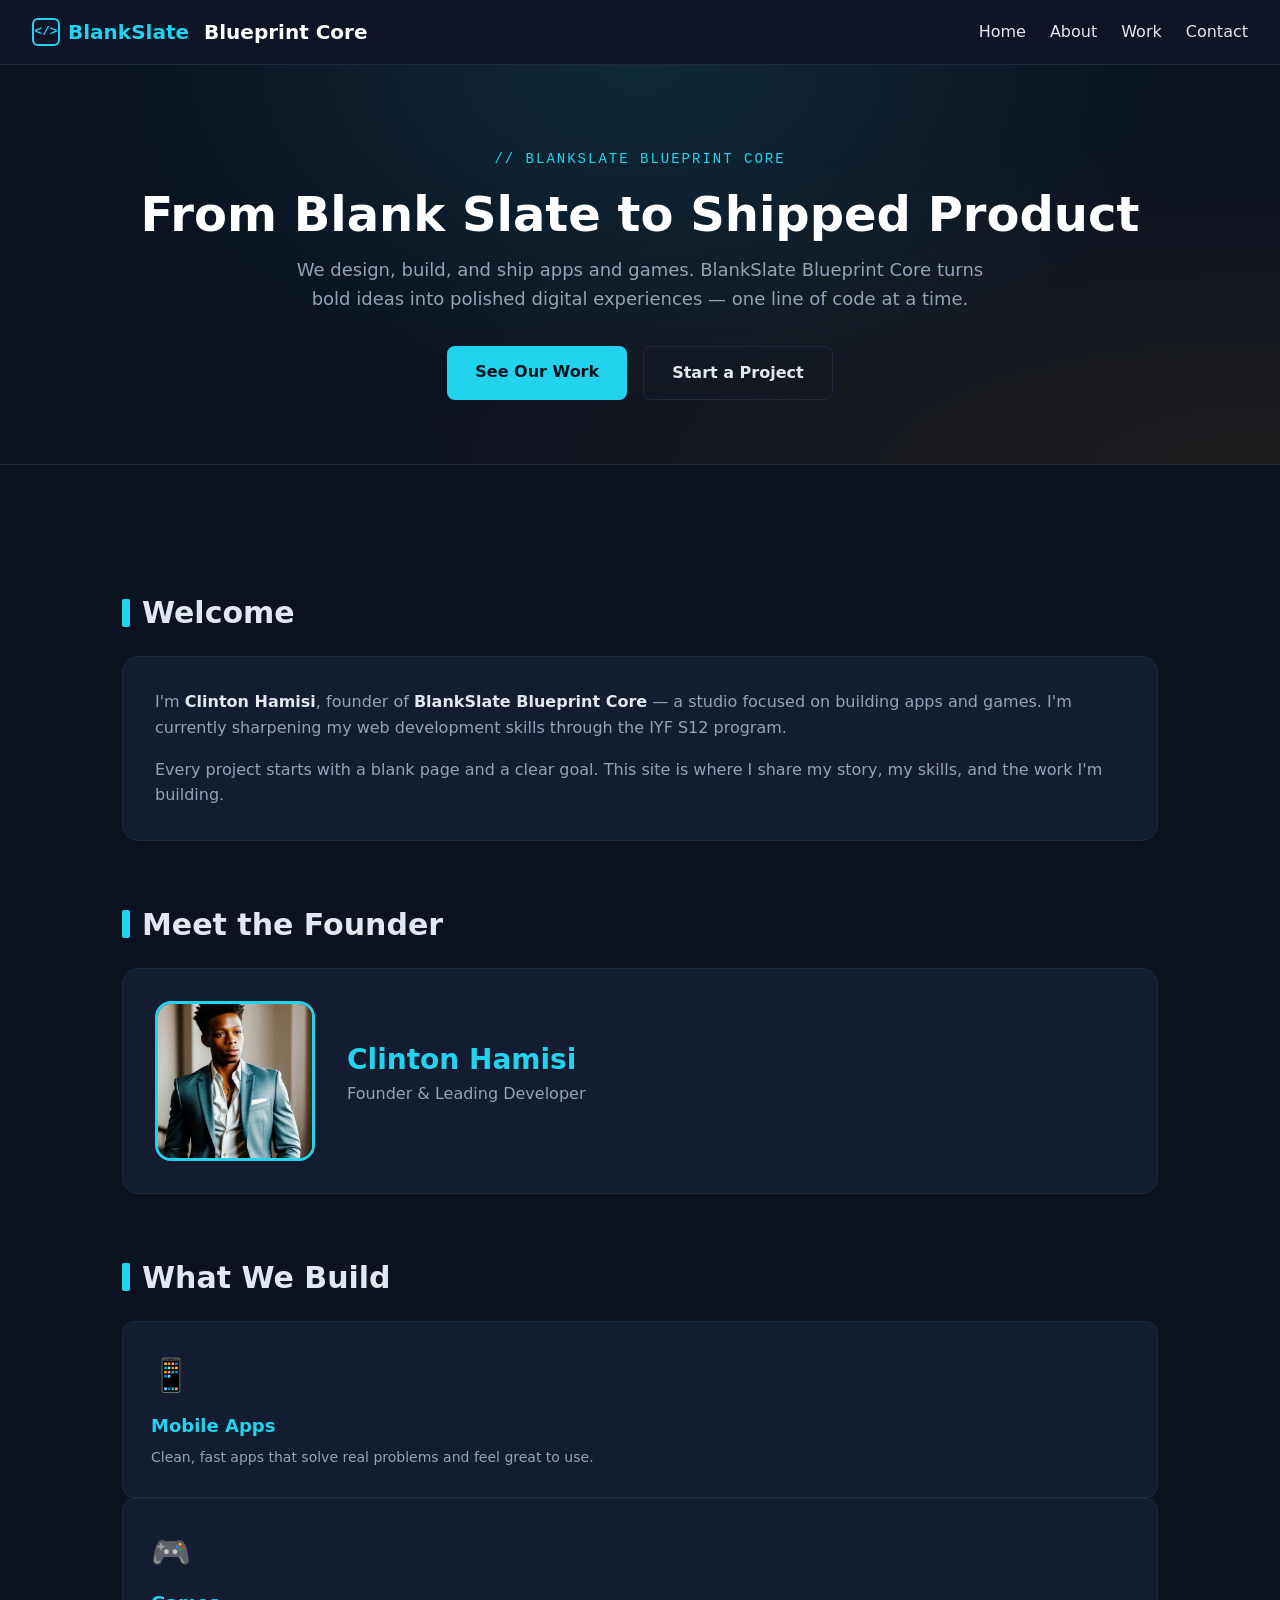
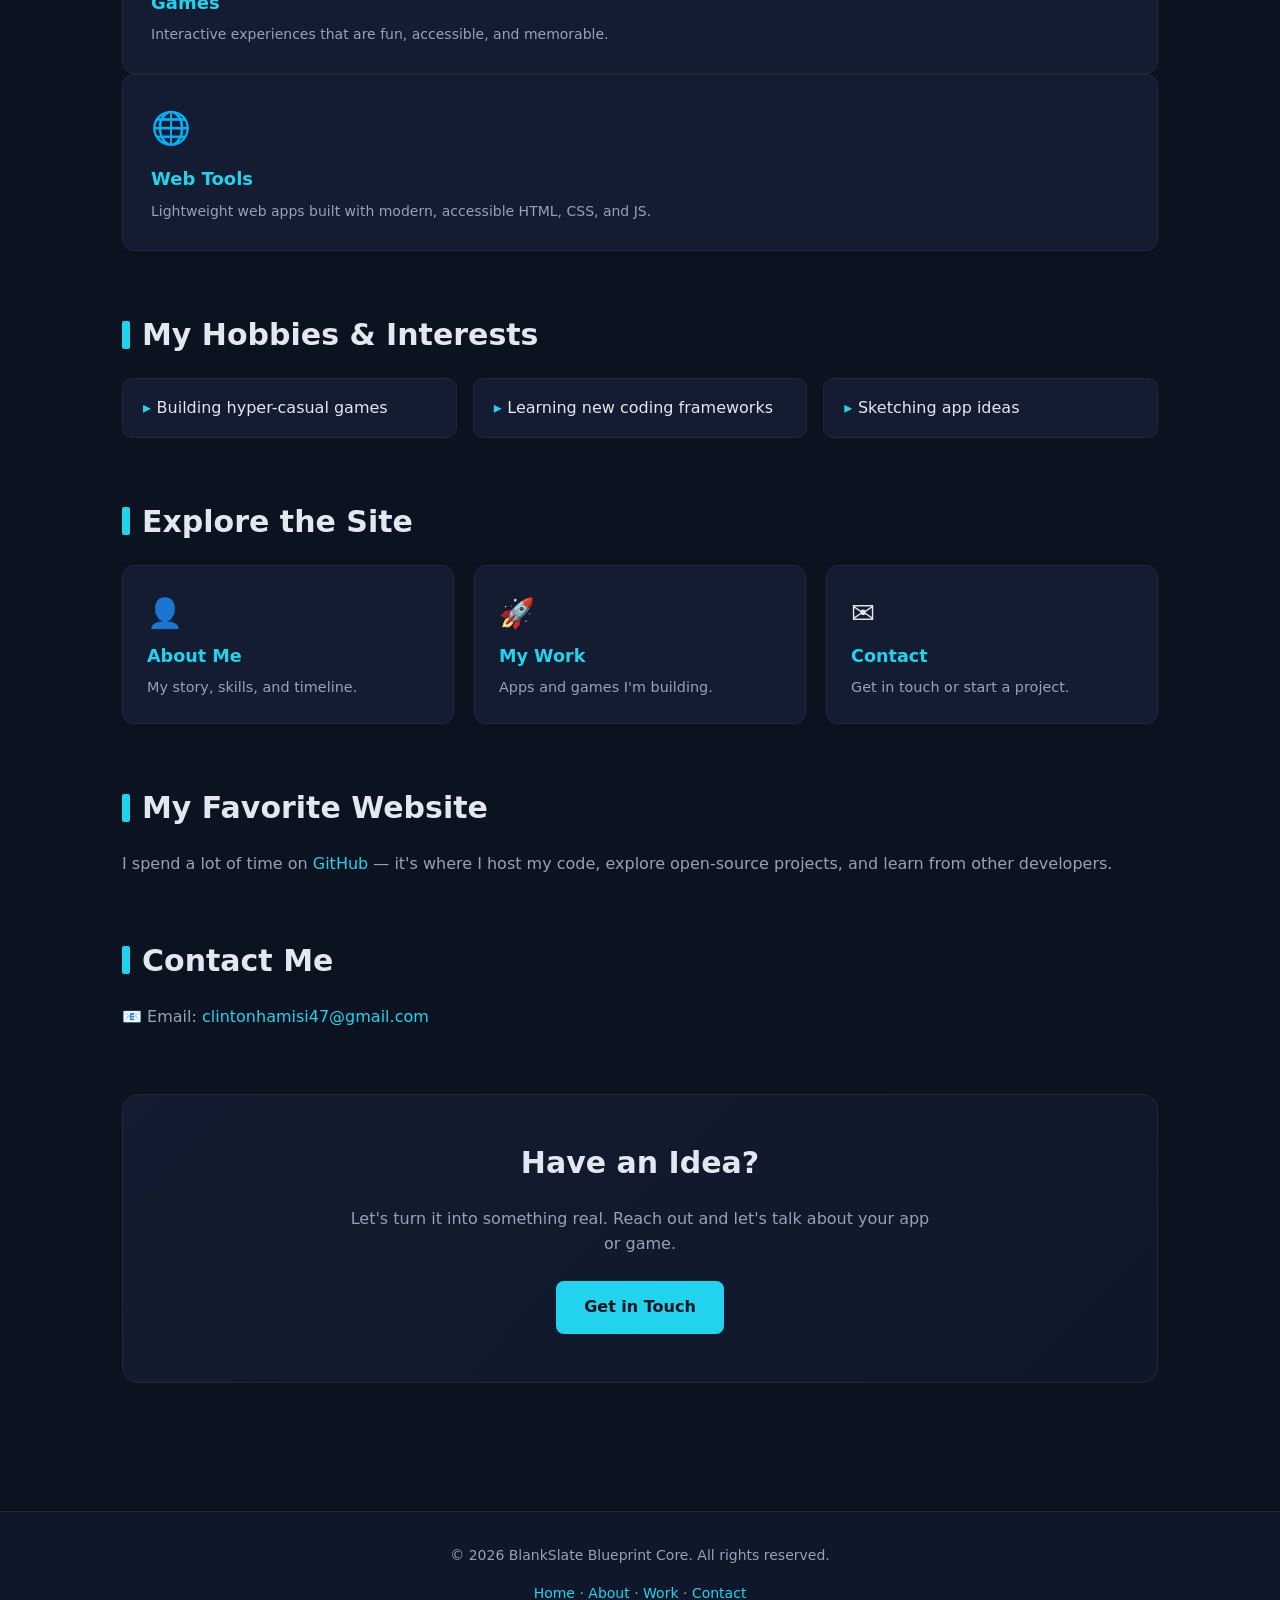
<file: index.html>
<!DOCTYPE html>
<html lang="en">
<head>
    <meta charset="UTF-8">
    <meta name="viewport" content="width=device-width, initial-scale=1.0">
    <title>Clinton Hamisi — BlankSlate Blueprint Core</title>
    <meta name="description" content="BlankSlate Blueprint Core — app and game development studio founded by Clinton Hamisi. From blank slate to shipped product.">
    <link rel="stylesheet" href="style.css">
</head>
<body>

    <header class="site-header">
        <div class="brand">
        <input type="checkbox" id="nav-toggle" class="nav-toggle" aria-label="Toggle navigation">
<label for="nav-toggle" class="nav-toggle-label" aria-label="Menu">
    <span>☰</span>
</label>
            <span class="logo-mark">&lt;/&gt;</span>
            <span>BlankSlate</span>&nbsp;Blueprint Core
        </div>
        <nav class="main-nav" aria-label="Main navigation">
            <ul>
                <li><a href="index.html">Home</a></li>
                <li><a href="about.html">About</a></li>
                <li><a href="projects.html">Work</a></li>
                <li><a href="contact.html">Contact</a></li>
            </ul>
        </nav>
    </header>

    <section class="hero">
        <span class="eyebrow">// BlankSlate Blueprint Core</span>
        <h1>From Blank Slate to Shipped Product</h1>
        <p>
            We design, build, and ship apps and games. BlankSlate Blueprint Core
            turns bold ideas into polished digital experiences — one line of
            code at a time.
        </p>
        <div class="buttons">
            <a href="projects.html" class="btn btn-primary">See Our Work</a>
            <a href="contact.html" class="btn btn-secondary">Start a Project</a>
        </div>
    </section>

    <main> 
        <section>
            <h2>Welcome</h2>
            <div style="background: var(--card); border: 1px solid var(--border); border-radius: 16px; padding: 2rem;">
                <p style="color: var(--muted); margin: 0 0 1rem;">
                    I'm <strong style="color: var(--text);">Clinton Hamisi</strong>,
                    founder of <strong style="color: var(--text);">BlankSlate Blueprint Core</strong>
                    — a studio focused on building apps and games. I'm currently
                    sharpening my web development skills through the IYF S12 program.
                </p>
                <p style="color: var(--muted); margin: 0;">
                    Every project starts with a blank page and a clear goal. This
                    site is where I share my story, my skills, and the work I'm
                    building.
                </p>
            </div>
        </section>

        <section>
            <h2>Meet the Founder</h2>
            <div class="profile">
                <img
                    src="Images/profile.jpg"
                    alt="Clinton Hamisi — founder of BlankSlate Blueprint Core"
                    width="300"
                    height="300"
                >
                <div class="profile-text">
                    <h1 style="font-size: 1.75rem; margin: 0 0 0.25rem; color: var(--accent);">Clinton Hamisi</h1>
                    <p style="color: var(--muted); margin: 0 0 0.75rem;">Founder &amp; Leading Developer</p>

                </div>
            </div>
        </section>

        <section>
            <h2>What We Build</h2>
            <div class="grid-3">
                <div class="card">
                    <span class="icon">📱</span>
                    <h3>Mobile Apps</h3>
                    <p>Clean, fast apps that solve real problems and feel great to use.</p>
                </div>
                <div class="card">
                    <span class="icon">🎮</span>
                    <h3>Games</h3>
                    <p>Interactive experiences that are fun, accessible, and memorable.</p>
                </div>
                <div class="card">
                    <span class="icon">🌐</span>
                    <h3>Web Tools</h3>
                    <p>Lightweight web apps built with modern, accessible HTML, CSS, and JS.</p>
                </div>
            </div>
        </section>

        <section>
            <h2>My Hobbies &amp; Interests</h2>
            <ul class="interests-list">
                <li>Building hyper-casual games</li>
                <li>Learning new coding frameworks</li>
                <li>Sketching app ideas</li>
            </ul>
        </section>

        <section>
            <h2>Explore the Site</h2>
            <div style="display: grid; grid-template-columns: repeat(auto-fit, minmax(220px, 1fr)); gap: 1.25rem;">
                <a href="about.html" style="background: var(--card); border: 1px solid var(--border); border-radius: 12px; padding: 1.5rem; text-decoration: none; color: var(--text); display: block; transition: transform 0.2s, border-color 0.2s;">
                    <span style="font-size: 1.8rem; display: block; margin-bottom: 0.5rem;">👤</span>
                    <h3 style="color: var(--accent); margin: 0 0 0.5rem; font-size: 1.1rem;">About Me</h3>
                    <p style="color: var(--muted); margin: 0; font-size: 0.9rem;">My story, skills, and timeline.</p>
                </a>
                <a href="projects.html" style="background: var(--card); border: 1px solid var(--border); border-radius: 12px; padding: 1.5rem; text-decoration: none; color: var(--text); display: block; transition: transform 0.2s, border-color 0.2s;">
                    <span style="font-size: 1.8rem; display: block; margin-bottom: 0.5rem;">🚀</span>
                    <h3 style="color: var(--accent); margin: 0 0 0.5rem; font-size: 1.1rem;">My Work</h3>
                    <p style="color: var(--muted); margin: 0; font-size: 0.9rem;">Apps and games I'm building.</p>
                </a>
                <a href="contact.html" style="background: var(--card); border: 1px solid var(--border); border-radius: 12px; padding: 1.5rem; text-decoration: none; color: var(--text); display: block; transition: transform 0.2s, border-color 0.2s;">
                    <span style="font-size: 1.8rem; display: block; margin-bottom: 0.5rem;">✉️</span>
                    <h3 style="color: var(--accent); margin: 0 0 0.5rem; font-size: 1.1rem;">Contact</h3>
                    <p style="color: var(--muted); margin: 0; font-size: 0.9rem;">Get in touch or start a project.</p>
                </a>
            </div>
        </section>
        
        <section>
            <h2>My Favorite Website</h2>
            <p style="color: var(--muted);">
                I spend a lot of time on
                <a href="https://github.com" target="_blank" rel="noopener" class="favorite-link">
                    GitHub
                </a>
                — it's where I host my code, explore open-source projects, and
                learn from other developers.
            </p>
        </section>

        <section>
            <h2>Contact Me</h2>
            <p style="color: var(--muted);">
                📧 Email:
                <a href="mailto:clintonhamisi47@gmail.com" class="email-link">
                    clintonhamisi47@gmail.com
                </a>
            </p>
        </section>

        <section class="cta">
            <h2>Have an Idea?</h2>
            <p>Let's turn it into something real. Reach out and let's talk about your app or game.</p>
            <a class="button" href="contact.html">Get in Touch</a>
        </section>

    </main>

    <footer class="site-footer">
        <p>&copy; 2026 BlankSlate Blueprint Core. All rights reserved.</p>
        <p>
            <a href="index.html">Home</a> ·
            <a href="about.html">About</a> ·
            <a href="projects.html">Work</a> ·
            <a href="contact.html">Contact</a>
        </p>
    </footer>

</body>
</html>
</file>
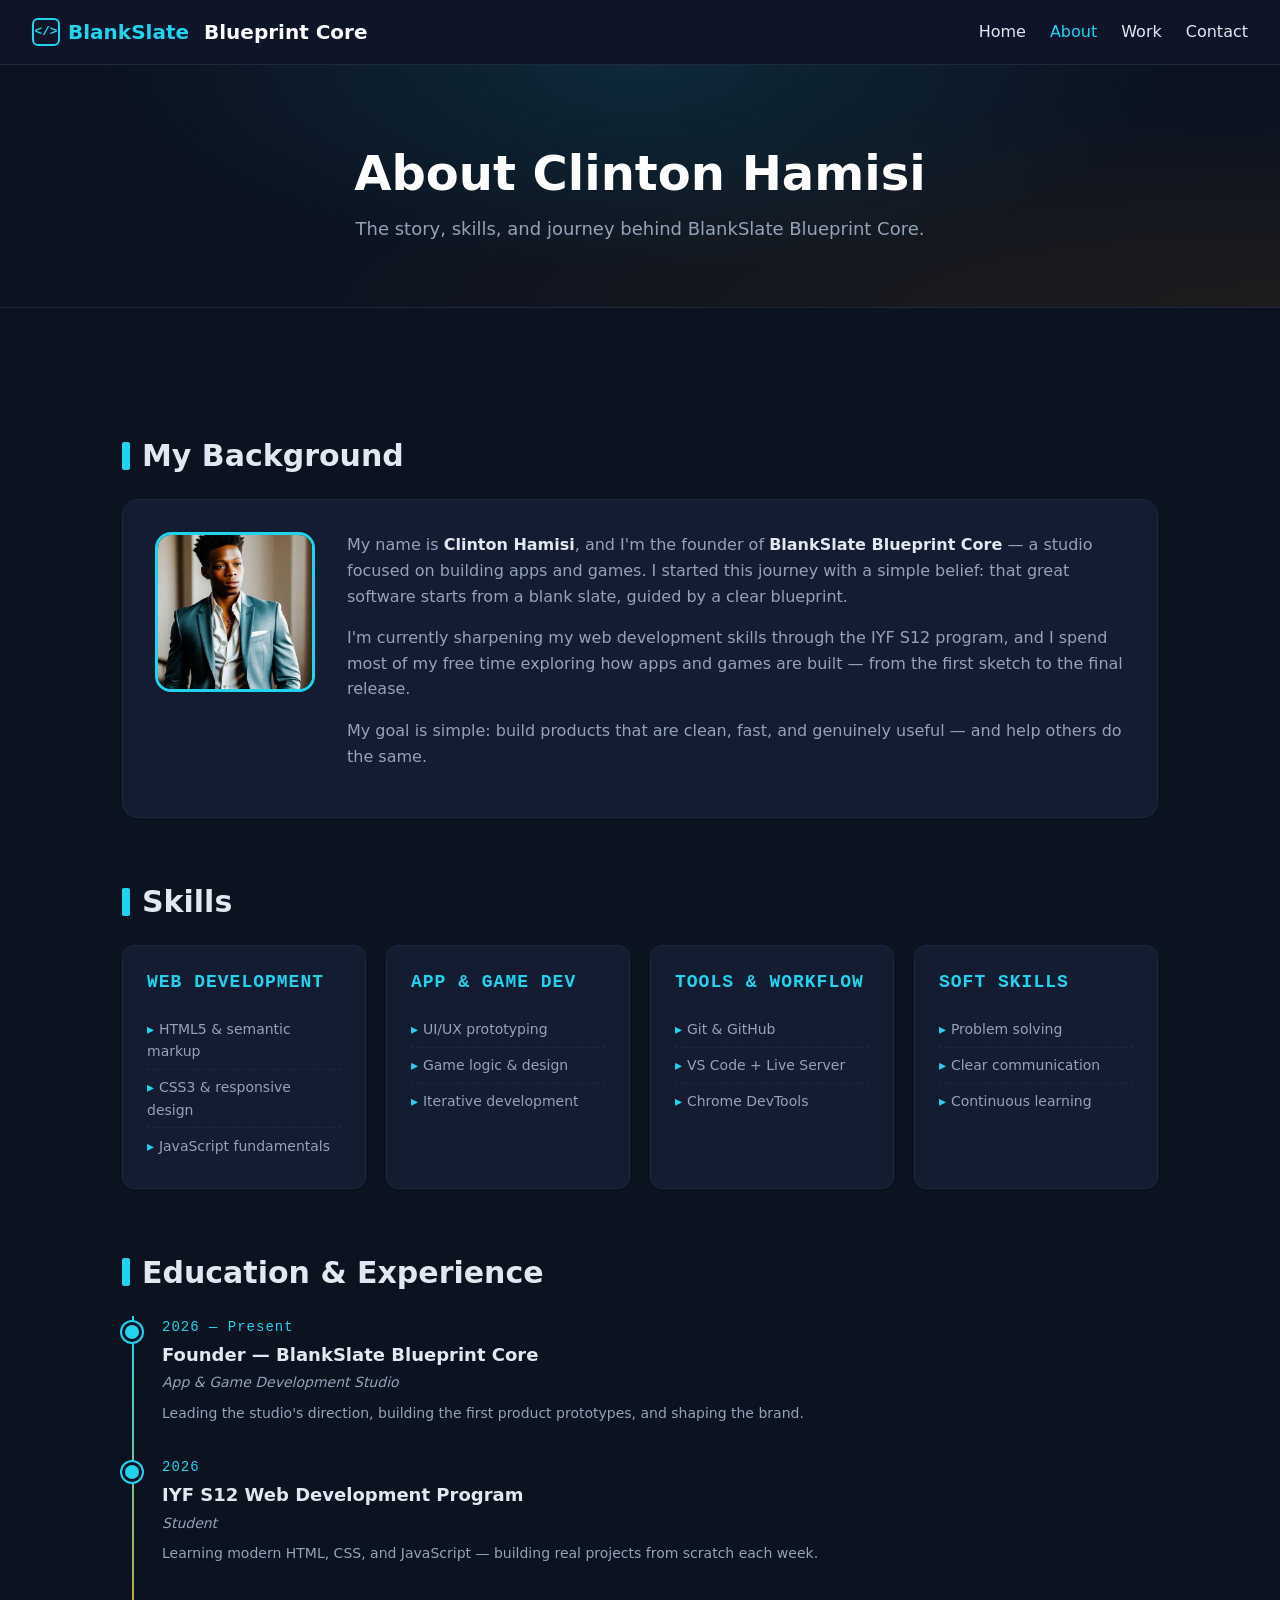
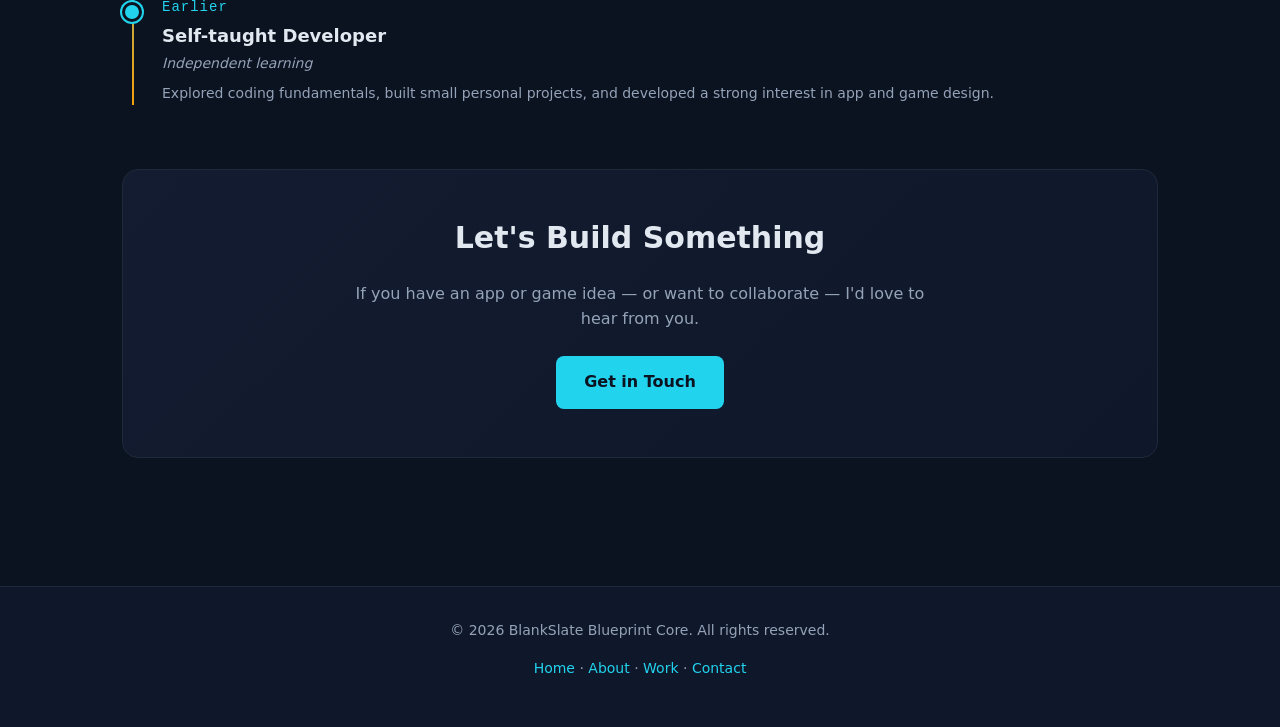
<file: about.html>
<!DOCTYPE html>
<html lang="en">
<head>
    <meta charset="UTF-8">
    <meta name="viewport" content="width=device-width, initial-scale=1.0">
    <title>About — Clinton Hamisi | BlankSlate Blueprint Core</title>
    <meta name="description" content="The story, skills, and journey behind Clinton Hamisi and BlankSlate Blueprint Core — an app and game development studio.">
    <link rel="stylesheet" href="style.css">
</head>
<body>

    <header class="site-header">
        <div class="brand">
            <span class="logo-mark">&lt;/&gt;</span>
            <span>BlankSlate</span>&nbsp;Blueprint Core
        </div>
        <nav class="main-nav" aria-label="Main navigation">
            <ul>
                <li><a href="index.html">Home</a></li>
                <li><a href="about.html" class="active" aria-current="page">About</a></li>
                <li><a href="projects.html">Work</a></li>
                <li><a href="contact.html">Contact</a></li>
            </ul>
        </nav>
    </header>

    <section class="hero">
        <h1>About Clinton Hamisi</h1>
        <p>The story, skills, and journey behind BlankSlate Blueprint Core.</p>
    </section>

    <main>

        <section>
            <h2>My Background</h2>
            <div class="story">
                <img
                    src="Images/profile.jpg"
                    alt="Clinton Hamisi, founder of BlankSlate Blueprint Core"
                    width="300"
                    height="300"
                >
                <div class="story-text">
                    <p>
                        My name is <strong>Clinton Hamisi</strong>, and I'm the
                        founder of <strong>BlankSlate Blueprint Core</strong> — a
                        studio focused on building apps and games. I started this
                        journey with a simple belief: that great software starts
                        from a blank slate, guided by a clear blueprint.
                    </p>
                    <p>
                        I'm currently sharpening my web development skills through
                        the IYF S12 program, and I spend most of my free time
                        exploring how apps and games are built — from the first
                        sketch to the final release.
                    </p>
                    <p>
                        My goal is simple: build products that are clean, fast,
                        and genuinely useful — and help others do the same.
                    </p>
                </div>
            </div>
        </section>

        <section>
            <h2>Skills</h2>
            <div class="skills-grid">

                <div class="skill-card">
                    <h3>Web Development</h3>
                    <ul>
                        <li>HTML5 &amp; semantic markup</li>
                        <li>CSS3 &amp; responsive design</li>
                        <li>JavaScript fundamentals</li>
                    </ul>
                </div>

                <div class="skill-card">
                    <h3>App &amp; Game Dev</h3>
                    <ul>
                        <li>UI/UX prototyping</li>
                        <li>Game logic &amp; design</li>
                        <li>Iterative development</li>
                    </ul>
                </div>

                <div class="skill-card">
                    <h3>Tools &amp; Workflow</h3>
                    <ul>
                        <li>Git &amp; GitHub</li>
                        <li>VS Code + Live Server</li>
                        <li>Chrome DevTools</li>
                    </ul>
                </div>

                <div class="skill-card">
                    <h3>Soft Skills</h3>
                    <ul>
                        <li>Problem solving</li>
                        <li>Clear communication</li>
                        <li>Continuous learning</li>
                    </ul>
                </div>

            </div>
        </section>

        <section>
            <h2>Education &amp; Experience</h2>
            <div class="timeline">

                <div class="timeline-item">
                    <div class="date">2026 — Present</div>
                    <h3>Founder — BlankSlate Blueprint Core</h3>
                    <p class="role">App &amp; Game Development Studio</p>
                    <p>Leading the studio's direction, building the first product prototypes, and shaping the brand.</p>
                </div>

                <div class="timeline-item">
                    <div class="date">2026</div>
                    <h3>IYF S12 Web Development Program</h3>
                    <p class="role">Student</p>
                    <p>Learning modern HTML, CSS, and JavaScript — building real projects from scratch each week.</p>
                </div>

                <div class="timeline-item">
                    <div class="date">Earlier</div>
                    <h3>Self-taught Developer</h3>
                    <p class="role">Independent learning</p>
                    <p>Explored coding fundamentals, built small personal projects, and developed a strong interest in app and game design.</p>
                </div>

            </div>
        </section>

        <!-- CTA -->
        <section class="cta">
            <h2>Let's Build Something</h2>
            <p>If you have an app or game idea — or want to collaborate — I'd love to hear from you.</p>
            <a class="button" href="contact.html">Get in Touch</a>
        </section>

    </main>

    <footer class="site-footer">
        <p>&copy; 2026 BlankSlate Blueprint Core. All rights reserved.</p>
        <p>
            <a href="index.html">Home</a> ·
            <a href="about.html">About</a> ·
            <a href="projects.html">Work</a> ·
            <a href="contact.html">Contact</a>
        </p>
    </footer>

</body>
</html>
</file>
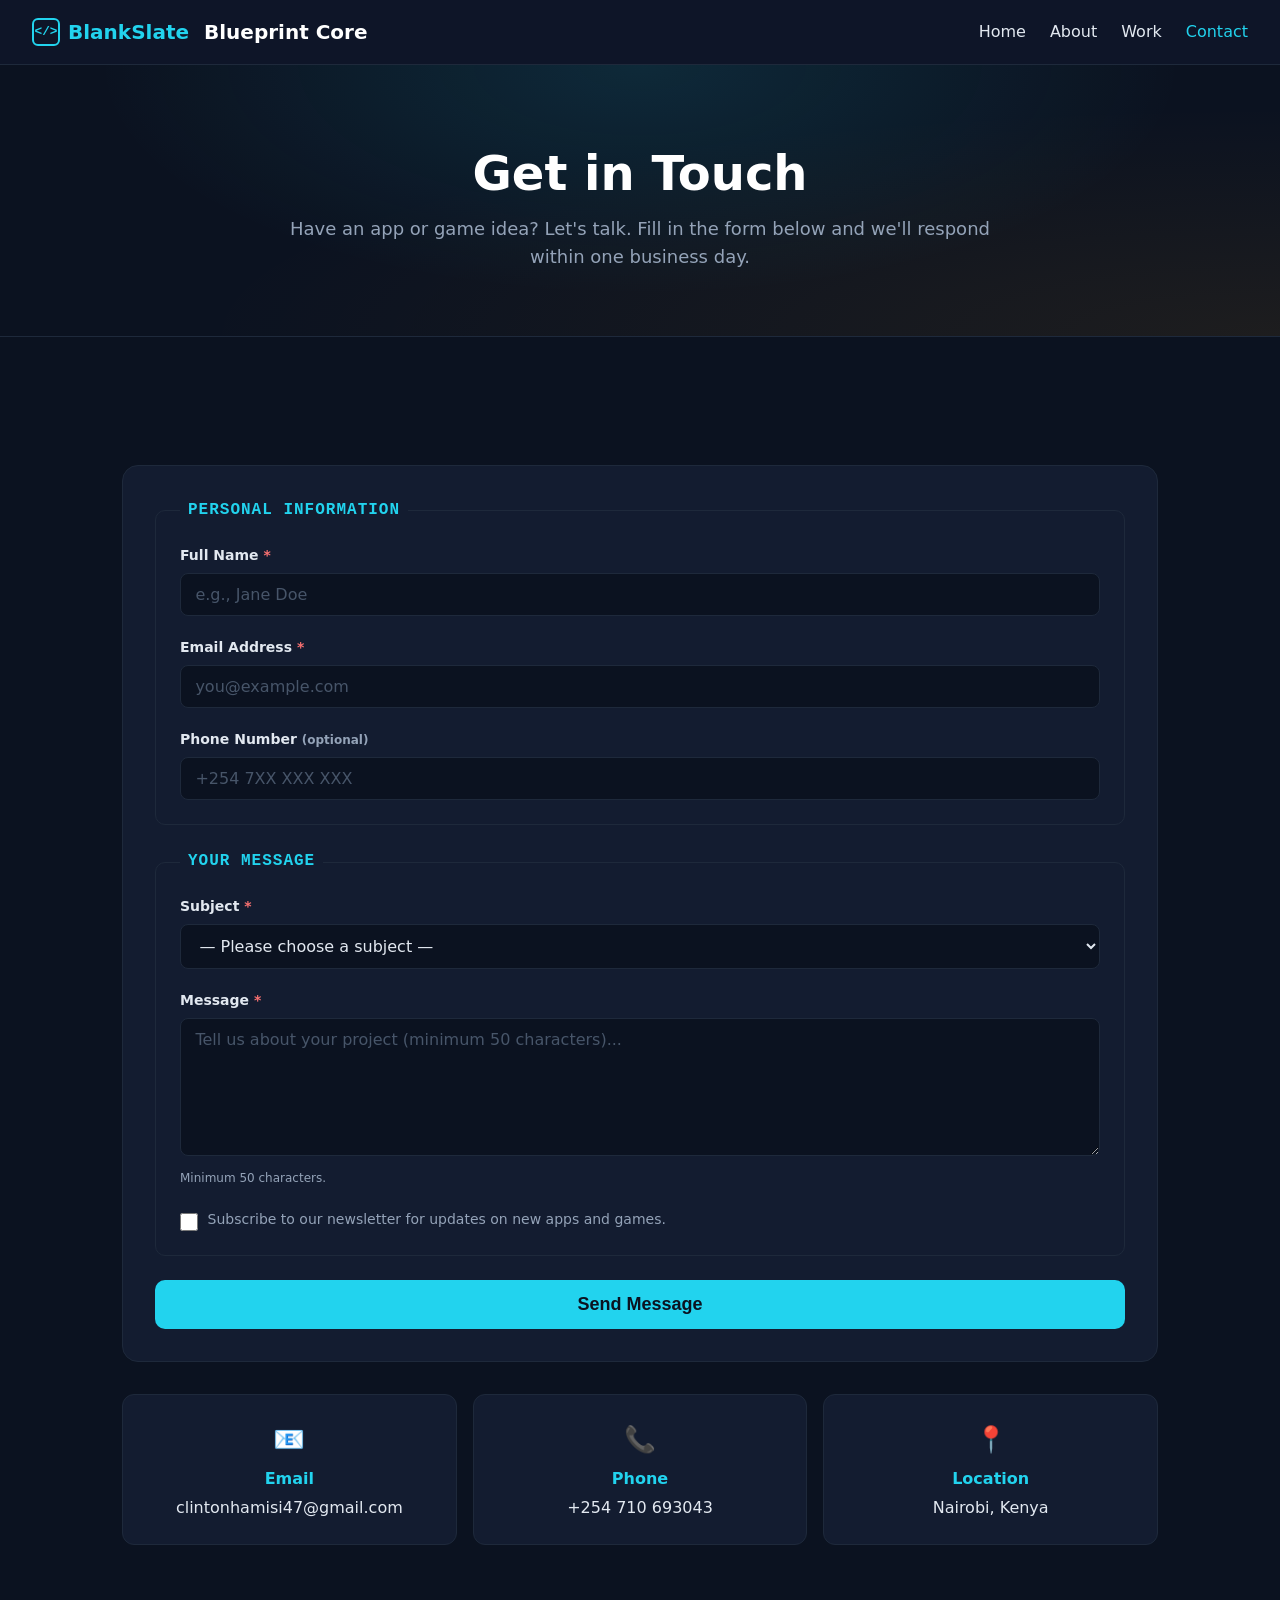
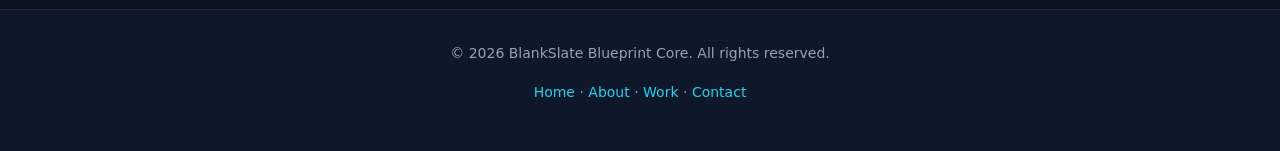
<file: contact.html>
<!DOCTYPE html>
<html lang="en">
<head>
    <meta charset="UTF-8">
    <meta name="viewport" content="width=device-width, initial-scale=1.0">
    <title>Contact Us — BlankSlate Blueprint Core</title>
    <meta name="description" content="Get in touch with BlankSlate Blueprint Core about your app or game project.">
    <link rel="stylesheet" href="style.css">
</head>
<body>

    <header class="site-header">
        <div class="brand">
            <span class="logo-mark">&lt;/&gt;</span>
            <span>BlankSlate</span>&nbsp;Blueprint Core
        </div>
        <nav class="main-nav" aria-label="Main navigation">
            <ul>
                <li><a href="index.html">Home</a></li>
                <li><a href="about.html">About</a></li>
                <li><a href="projects.html">Work</a></li>
                <li><a href="contact.html" class="active" aria-current="page">Contact</a></li>
            </ul>
        </nav>
    </header>

    <section class="hero">
        <h1>Get in Touch</h1>
        <p>Have an app or game idea? Let's talk. Fill in the form below and we'll respond within one business day.</p>
    </section>

    <main>

        <form action="#" method="post" class="contact-form" novalidate>

            <fieldset>
                <legend>Personal Information</legend>

                <div class="form-group">
                    <label for="name">Full Name <span class="required">*</span></label>
                    <input type="text" id="name" name="name"
                           placeholder="e.g., Jane Doe" required autocomplete="name">
                </div>

                <div class="form-group">
                    <label for="email">Email Address <span class="required">*</span></label>
                    <input type="email" id="email" name="email"
                           placeholder="you@example.com" required autocomplete="email">
                </div>

                <div class="form-group">
                    <label for="phone">Phone Number <span class="hint">(optional)</span></label>
                    <input type="tel" id="phone" name="phone"
                           placeholder="+254 7XX XXX XXX" autocomplete="tel">
                </div>
            </fieldset>

            <fieldset>
                <legend>Your Message</legend>

                <div class="form-group">
                    <label for="subject">Subject <span class="required">*</span></label>
                    <select id="subject" name="subject" required>
                        <option value="">— Please choose a subject —</option>
                        <option value="app">App Development</option>
                        <option value="game">Game Development</option>
                        <option value="consultation">General Consultation</option>
                        
                    </select>
                </div>

                <div class="form-group">
                    <label for="message">Message <span class="required">*</span></label>
                    <textarea id="message" name="message" rows="6"
                              minlength="50" required
                              placeholder="Tell us about your project (minimum 50 characters)..."></textarea>
                    <p class="hint">Minimum 50 characters.</p>
                </div>

                <div class="form-group checkbox-group">
                    <input type="checkbox" id="newsletter" name="newsletter" value="yes">
                    <label for="newsletter">
                        Subscribe to our newsletter for updates on new apps and games.
                    </label>
                </div>
            </fieldset>

            <button type="submit" class="submit-btn">Send Message</button>
        </form>

        <!-- Contact info -->
        <div class="contact-info">
            <div class="info-card">
                <div class="icon">📧</div>
                <h3>Email</h3>
                <a href="mailto:clintonhamisi47@gmail.com">clintonhamisi47@gmail.com</a>
            </div>
            <div class="info-card">
                <div class="icon">📞</div>
                <h3>Phone</h3>
                <a href="tel:+254710693043">+254 710 693043</a>
            </div>
            <div class="info-card">
                <div class="icon">📍</div>
                <h3>Location</h3>
                <span>Nairobi, Kenya</span>
            </div>
        </div>

    </main>

    <footer class="site-footer">
        <p>&copy; 2026 BlankSlate Blueprint Core. All rights reserved.</p>
        <p>
            <a href="index.html">Home</a> ·
            <a href="about.html">About</a> ·
            <a href="projects.html">Work</a> ·
            <a href="contact.html">Contact</a>
        </p>
    </footer>

</body>
</html>
</file>
<file: style.css>
/* ============================================
   1. CSS RESET — always at the very top
   ============================================ */
* {
    margin: 0;
    padding: 0;
    box-sizing: border-box;
}

/* ============================================
   2. BASE STYLES — typography, colors
   ============================================ */
body {
    font-family: system-ui, -apple-system, "Segoe UI", Roboto, sans-serif;
    font-size: 16px;
    line-height: 1.6;
    color: #e2e8f0;
    background: #0b1220;
}

/* ============================================
   3. HEADINGS — sizes and margins
   ============================================ */
h1 {
    font-size: 2.25rem;
    font-weight: 700;
    line-height: 1.2;
    margin-bottom: 1rem;
}

h2 {
    font-size: 1.875rem;
    font-weight: 700;
    line-height: 1.3;
    margin-bottom: 0.875rem;
}

h3 {
    font-size: 1.5rem;
    font-weight: 600;
    line-height: 1.4;
    margin-bottom: 0.75rem;
}

h4 {
    font-size: 1.25rem;
    font-weight: 600;
    line-height: 1.4;
    margin-bottom: 0.75rem;
}

h5 {
    font-size: 1.125rem;
    font-weight: 600;
    line-height: 1.5;
    margin-bottom: 0.5rem;
}

h6 {
    font-size: 1rem;
    font-weight: 600;
    line-height: 1.5;
    margin-bottom: 0.5rem;
}

/* ============================================
   4. BASE ELEMENTS — paragraphs, links, images
   ============================================ */
p {
    margin-bottom: 1rem;
}

a {
    color: #22d3ee;
    text-decoration: none;
    transition: color 0.2s;
}

a:hover {
    color: #f59e0b;
}

img {
    max-width: 100%;
    height: auto;
    display: block;
}

/* ============================================
   👇 THEN your existing CSS follows below
   ============================================ */
/* your :root variables... */
/* your header styles... */
/* your nav styles... */
/* etc. */
/* ============================================
   1. RESET & BASE
   ============================================ */
* {
    margin: 0;
    padding: 0;
    box-sizing: border-box;
}

body {
    font-family: system-ui, -apple-system, "Segoe UI", Roboto, sans-serif;
    font-size: 16px;
    line-height: 1.6;
    color: #e2e8f0;
    background: #0b1220;
}

/* ============================================
   2. DESIGN TOKENS (CSS Variables)
   ============================================ */
:root {
    /* Colors */
    --primary: #0f172a;
    --accent: #22d3ee;
    --accent-2: #f59e0b;
    --text: #e2e8f0;
    --muted: #94a3b8;
    --bg: #0b1220;
    --card: #131c30;
    --border: #1e293b;

    /* Typography scale */
    --font-xs: 0.75rem;
    --font-sm: 0.875rem;
    --font-base: 1rem;
    --font-lg: 1.125rem;
    --font-xl: 1.25rem;
    --font-2xl: 1.5rem;
    --font-3xl: 1.875rem;
    --font-4xl: 2.25rem;
}

/* ============================================
   3. HEADINGS
   ============================================ */
h1 { font-size: var(--font-4xl); font-weight: 700; margin-bottom: 1rem; line-height: 1.2; }
h2 { font-size: var(--font-3xl); font-weight: 700; margin-bottom: 0.875rem; }
h3 { font-size: var(--font-2xl); font-weight: 600; margin-bottom: 0.75rem; }
h4 { font-size: var(--font-xl); font-weight: 600; margin-bottom: 0.75rem; }
h5 { font-size: var(--font-lg); font-weight: 600; margin-bottom: 0.5rem; }
h6 { font-size: var(--font-base); font-weight: 600; margin-bottom: 0.5rem; }

/* ============================================
   4. BASE ELEMENTS
   ============================================ */
p { margin-bottom: 1rem; }
a { color: var(--accent); text-decoration: none; transition: color 0.2s; }
a:hover { color: var(--accent-2); }

img {
    max-width: 100%;
    height: auto;
    display: block;
}

/* ============================================
   5. HEADER & NAVIGATION
   ============================================ */
header.site-header {
    background: rgba(15, 23, 42, 0.9);
    backdrop-filter: blur(8px);
    padding: 1rem 2rem;
    display: flex;
    align-items: center;
    justify-content: space-between;
    flex-wrap: wrap;
    gap: 1rem;
    border-bottom: 1px solid var(--border);
    position: sticky;
    top: 0;
    z-index: 50;
}

.brand {
    font-size: var(--font-xl);
    font-weight: 700;
    display: flex;
    align-items: center;
    gap: 0.5rem;
    color: #fff;
}

.brand .logo-mark {
    width: 28px;
    height: 28px;
    border: 2px solid var(--accent);
    border-radius: 6px;
    display: inline-flex;
    align-items: center;
    justify-content: center;
    font-size: 0.8rem;
    color: var(--accent);
    font-family: monospace;
}

.brand span { color: var(--accent); }

nav.main-nav ul {
    list-style: none;
    display: flex;
    gap: 1.5rem;
    margin: 0;
    padding: 0;
}

nav.main-nav a {
    color: var(--text);
    text-decoration: none;
    font-weight: 500;
    transition: color 0.2s;
}

nav.main-nav a:hover,
nav.main-nav a.active {
    color: var(--accent);
}

/* ============================================
   6. HERO SECTION (shared)
   ============================================ */
.hero {
    padding: 4rem 2rem;
    text-align: center;
    background:
        radial-gradient(ellipse at top, rgba(34, 211, 238, 0.12), transparent 60%),
        radial-gradient(ellipse at bottom right, rgba(245, 158, 11, 0.08), transparent 60%);
    border-bottom: 1px solid var(--border);
}

.hero h1 {
    font-size: 2.6rem;
    margin: 0 0 0.75rem;
    color: #fff;
}

.hero p {
    font-size: var(--font-lg);
    max-width: 700px;
    margin: 0 auto;
    color: var(--muted);
}

.hero .eyebrow {
    display: inline-block;
    font-size: var(--font-sm);
    text-transform: uppercase;
    letter-spacing: 2px;
    color: var(--accent);
    margin-bottom: 1rem;
    font-family: monospace;
}

.hero .buttons {
    display: flex;
    gap: 1rem;
    justify-content: center;
    flex-wrap: wrap;
    margin-top: 2rem;
}

/* ============================================
   7. BUTTONS
   ============================================ */
.btn {
    display: inline-block;
    padding: 0.85rem 1.75rem;
    border-radius: 8px;
    text-decoration: none;
    font-weight: 600;
    transition: transform 0.15s, box-shadow 0.2s, background 0.2s;
    cursor: pointer;
    border: none;
    font-family: inherit;
    font-size: var(--font-base);
}

.btn-primary {
    background: var(--accent);
    color: #0b1220;
}

.btn-primary:hover {
    transform: translateY(-2px);
    box-shadow: 0 8px 24px rgba(34, 211, 238, 0.25);
}

.btn-secondary {
    background: transparent;
    color: var(--text);
    border: 1px solid var(--border);
}

.btn-secondary:hover {
    border-color: var(--accent);
    color: var(--accent);
}

/* ============================================
   8. MAIN CONTENT
   ============================================ */
main {
    max-width: 1100px;
    margin: 0 auto;
    padding: 4rem 1.5rem;
}

section {
    margin-bottom: 4rem;
}

section h2 {
    font-size: var(--font-3xl);
    margin-bottom: 1.5rem;
    display: flex;
    align-items: center;
    gap: 0.75rem;
}

section h2::before {
    content: "";
    width: 8px;
    height: 28px;
    background: var(--accent);
    border-radius: 2px;
}

/* ============================================
   9. CARDS (generic)
   ============================================ */
.card {
    background: var(--card);
    border: 1px solid var(--border);
    border-radius: 12px;
    padding: 1.75rem;
    transition: transform 0.2s, border-color 0.2s, box-shadow 0.2s;
}

.card:hover {
    transform: translateY(-4px);
    border-color: var(--accent);
    box-shadow: 0 8px 28px rgba(34, 211, 238, 0.08);
}

.card .icon {
    font-size: 2rem;
    display: block;
    margin-bottom: 0.75rem;
}

.card h3 {
    color: var(--accent);
    margin: 0 0 0.5rem;
    font-size: var(--font-lg);
}

.card p {
    margin: 0;
    color: var(--muted);
    font-size: var(--font-sm);
}

/* ============================================
   10. HOME PAGE
   ============================================ */
.profile {
    display: flex;
    align-items: center;
    gap: 2rem;
    flex-wrap: wrap;
    background: var(--card);
    border: 1px solid var(--border);
    border-radius: 16px;
    padding: 2rem;
}

.profile img {
    border-radius: 16px;
    width: 160px;
    height: 160px;
    object-fit: cover;
    border: 3px solid var(--accent);
    flex-shrink: 0;
}

.profile-text { flex: 1; min-width: 240px; }
.profile-text h2 { margin-top: 0; }
.profile-text p { color: var(--muted); margin: 0 0 0.75rem; }

.interests-list {
    list-style: none;
    padding: 0;
    display: grid;
    grid-template-columns: repeat(auto-fit, minmax(220px, 1fr));
    gap: 1rem;
}

.interests-list li {
    background: var(--card);
    border: 1px solid var(--border);
    border-radius: 10px;
    padding: 1rem 1.25rem;
    font-weight: 500;
}

.interests-list li::before {
    content: "▸ ";
    color: var(--accent);
    font-weight: 700;
}

.page-links {
    display: grid;
    grid-template-columns: repeat(auto-fit, minmax(220px, 1fr));
    gap: 1.25rem;
}

.page-link {
    background: var(--card);
    border: 1px solid var(--border);
    border-radius: 12px;
    padding: 1.5rem;
    text-decoration: none;
    color: var(--text);
    transition: transform 0.2s, border-color 0.2s;
    display: block;
}

.page-link:hover {
    transform: translateY(-4px);
    border-color: var(--accent);
}

.page-link .icon { font-size: 1.8rem; display: block; margin-bottom: 0.5rem; }
.page-link h3 { color: var(--accent); margin: 0 0 0.5rem; font-size: var(--font-lg); }
.page-link p { color: var(--muted); margin: 0; font-size: var(--font-sm); }

/* ============================================
   11. ABOUT PAGE
   ============================================ */
.story {
    background: var(--card);
    border: 1px solid var(--border);
    border-radius: 16px;
    padding: 2rem;
    display: flex;
    gap: 2rem;
    align-items: flex-start;
    flex-wrap: wrap;
}

.story img {
    width: 160px;
    height: 160px;
    border-radius: 16px;
    border: 3px solid var(--accent);
    object-fit: cover;
    flex-shrink: 0;
}

.story-text { flex: 1; min-width: 240px; }
.story-text p { color: var(--muted); margin: 0 0 1rem; }
.story-text p strong { color: var(--text); }

.skills-grid {
    display: grid;
    grid-template-columns: repeat(auto-fit, minmax(240px, 1fr));
    gap: 1.25rem;
}

.skill-card {
    background: var(--card);
    border: 1px solid var(--border);
    border-radius: 12px;
    padding: 1.5rem;
    transition: transform 0.2s, border-color 0.2s;
}

.skill-card:hover { transform: translateY(-4px); border-color: var(--accent); }

.skill-card h3 {
    color: var(--accent);
    margin: 0 0 1rem;
    font-size: var(--font-lg);
    font-family: monospace;
    text-transform: uppercase;
    letter-spacing: 1px;
}

.skill-card ul { list-style: none; padding: 0; margin: 0; }
.skill-card ul li {
    padding: 0.4rem 0;
    color: var(--muted);
    font-size: var(--font-sm);
    border-bottom: 1px dashed var(--border);
}
.skill-card ul li:last-child { border-bottom: none; }
.skill-card ul li::before { content: "▸ "; color: var(--accent); font-weight: 700; }

.timeline { position: relative; padding-left: 2.5rem; }
.timeline::before {
    content: "";
    position: absolute;
    left: 10px;
    top: 0;
    bottom: 0;
    width: 2px;
    background: linear-gradient(to bottom, var(--accent), var(--accent-2));
}
.timeline-item { position: relative; margin-bottom: 2rem; }
.timeline-item:last-child { margin-bottom: 0; }
.timeline-item::before {
    content: "";
    position: absolute;
    left: -2.5rem;
    top: 6px;
    width: 14px;
    height: 14px;
    background: var(--accent);
    border: 3px solid var(--bg);
    border-radius: 50%;
    box-shadow: 0 0 0 2px var(--accent);
}
.timeline-item .date {
    font-family: monospace;
    font-size: var(--font-sm);
    color: var(--accent);
    margin-bottom: 0.25rem;
    letter-spacing: 1px;
}
.timeline-item h3 { margin: 0 0 0.25rem; color: var(--text); font-size: var(--font-lg); }
.timeline-item .role {
    color: var(--muted);
    font-size: var(--font-sm);
    margin: 0 0 0.5rem;
    font-style: italic;
}
.timeline-item p { color: var(--muted); margin: 0; font-size: var(--font-sm); }

/* ============================================
   12. PROJECTS PAGE
   ============================================ */
.projects-grid {
    display: grid;
    grid-template-columns: repeat(auto-fit, minmax(300px, 1fr));
    gap: 1.5rem;
}

.project-card {
    background: var(--card);
    border: 1px solid var(--border);
    border-radius: 12px;
    overflow: hidden;
    transition: transform 0.2s, border-color 0.2s;
    display: flex;
    flex-direction: column;
}

.project-card:hover {
    transform: translateY(-4px);
    border-color: var(--accent);
}

.project-card img {
    width: 100%;
    height: 180px;
    object-fit: cover;
    display: block;
}

.project-card .content {
    padding: 1.25rem 1.5rem 1.5rem;
    flex: 1;
    display: flex;
    flex-direction: column;
}

.project-card .tag {
    display: inline-block;
    background: rgba(34, 211, 238, 0.1);
    color: var(--accent);
    font-size: var(--font-xs);
    font-weight: 600;
    padding: 0.2rem 0.65rem;
    border-radius: 999px;
    align-self: flex-start;
    margin-bottom: 0.5rem;
}

.project-card h3 { color: var(--accent); margin: 0 0 0.5rem; font-size: var(--font-lg); }
.project-card p { margin: 0; color: var(--muted); font-size: var(--font-sm); flex: 1; }

/* ============================================
   13. CONTACT PAGE
   ============================================ */
form.contact-form {
    background: var(--card);
    border: 1px solid var(--border);
    border-radius: 16px;
    padding: 2rem;
}

fieldset {
    border: 1px solid var(--border);
    border-radius: 10px;
    padding: 1.25rem 1.5rem 1.5rem;
    margin: 0 0 1.5rem;
}

legend {
    font-weight: 700;
    color: var(--accent);
    padding: 0 0.5rem;
    font-size: var(--font-base);
    font-family: monospace;
    text-transform: uppercase;
    letter-spacing: 1px;
}

.form-group { margin-bottom: 1.25rem; }
.form-group:last-child { margin-bottom: 0; }

label {
    display: block;
    font-weight: 600;
    margin-bottom: 0.4rem;
    font-size: var(--font-sm);
    color: var(--text);
}

.required { color: #f87171; }

input[type="text"],
input[type="email"],
input[type="tel"],
select,
textarea {
    width: 100%;
    padding: 0.7rem 0.9rem;
    border: 1px solid var(--border);
    border-radius: 8px;
    font-family: inherit;
    font-size: var(--font-base);
    color: var(--text);
    background: #0b1220;
    transition: border-color 0.2s, box-shadow 0.2s;
}

input::placeholder,
textarea::placeholder { color: #475569; }

input:focus,
select:focus,
textarea:focus {
    outline: none;
    border-color: var(--accent);
    box-shadow: 0 0 0 3px rgba(34, 211, 238, 0.15);
}

textarea {
    resize: vertical;
    min-height: 130px;
}

.checkbox-group {
    display: flex;
    align-items: flex-start;
    gap: 0.6rem;
}

.checkbox-group input[type="checkbox"] {
    margin-top: 0.3rem;
    width: 18px;
    height: 18px;
    accent-color: var(--accent);
}

.checkbox-group label {
    font-weight: 400;
    margin-bottom: 0;
    font-size: var(--font-sm);
    color: var(--muted);
}

.hint {
    font-size: var(--font-xs);
    color: var(--muted);
    margin-top: 0.3rem;
}

button.submit-btn {
    display: block;
    width: 100%;
    background: var(--accent);
    color: #0b1220;
    border: none;
    padding: 0.9rem 1.5rem;
    font-size: var(--font-lg);
    font-weight: 700;
    border-radius: 10px;
    cursor: pointer;
    transition: transform 0.15s, box-shadow 0.2s;
}

button.submit-btn:hover {
    transform: translateY(-2px);
    box-shadow: 0 8px 24px rgba(34, 211, 238, 0.25);
}

.contact-info {
    display: grid;
    grid-template-columns: repeat(auto-fit, minmax(220px, 1fr));
    gap: 1rem;
    margin-top: 2rem;
}

.info-card {
    background: var(--card);
    border: 1px solid var(--border);
    border-radius: 12px;
    padding: 1.5rem;
    text-align: center;
    transition: transform 0.2s, border-color 0.2s;
}

.info-card:hover {
    transform: translateY(-4px);
    border-color: var(--accent);
}

.info-card .icon { font-size: 1.6rem; }
.info-card h3 {
    margin: 0.5rem 0 0.25rem;
    font-size: var(--font-base);
    color: var(--accent);
}
.info-card a { color: var(--text); text-decoration: none; }
.info-card a:hover { color: var(--accent); }

/* ============================================
   14. CTA SECTION
   ============================================ */
.cta {
    background: linear-gradient(135deg, #131c30, #0f172a);
    border: 1px solid var(--border);
    text-align: center;
    padding: 3rem 1.5rem;
    border-radius: 16px;
}

.cta h2 { justify-content: center; }
.cta h2::before { display: none; }
.cta p { max-width: 600px; margin: 0 auto 1.5rem; color: var(--muted); }

.cta a.button {
    display: inline-block;
    background: var(--accent);
    color: #0b1220;
    padding: 0.85rem 1.75rem;
    border-radius: 8px;
    text-decoration: none;
    font-weight: 700;
    transition: transform 0.15s, box-shadow 0.2s;
}

.cta a.button:hover {
    transform: translateY(-2px);
    box-shadow: 0 8px 24px rgba(34, 211, 238, 0.3);
}

/* ============================================
   15. FOOTER
   ============================================ */
footer.site-footer {
    background: var(--primary);
    color: var(--muted);
    text-align: center;
    padding: 2rem 1.5rem;
    font-size: var(--font-sm);
    border-top: 1px solid var(--border);
}

footer.site-footer a { color: var(--accent); text-decoration: none; }
footer.site-footer a:hover { color: var(--accent-2); }

/* ============================================
   16. RESPONSIVE (mobile-first)
   ============================================ */

/* Mobile: default styles above are already mobile-first */

/* Tablet (768px and up) */
@media (min-width: 768px) {
    .hero { padding: 5rem 2rem 4rem; }
    .hero h1 { font-size: 2.6rem; }
    .profile { flex-direction: row; text-align: left; }
    .story { flex-direction: row; text-align: left; }
    main { padding: 4rem 2rem; }
}

/* Desktop (1024px and up) */
@media (min-width: 1024px) {
    .hero h1 { font-size: 3rem; }
    .projects-grid { grid-template-columns: repeat(3, 1fr); }
}

/* Small mobile (max-width: 640px) */
@media (max-width: 640px) {
    header.site-header { flex-direction: column; align-items: flex-start; }
    nav.main-nav ul { flex-wrap: wrap; gap: 1rem; }
    .profile { flex-direction: column; text-align: center; }
    .profile img { margin: 0 auto; }
    .story { flex-direction: column; text-align: center; }
    .story img { margin: 0 auto; }
    main { padding: 3rem 1rem; }
}
/* Hamburger menu — hidden on desktop */
.nav-toggle {
    display: none;
}

.nav-toggle-label {
    display: none;
    font-size: 1.8rem;
    color: var(--accent);
    cursor: pointer;
    padding: 0.25rem 0.5rem;
    user-select: none;
}

/* Mobile styles */
@media (max-width: 767px) {
    .nav-toggle-label {
        display: block;
    }

    nav.main-nav ul {
        display: none;
        flex-direction: column;
        width: 100%;
        padding: 1rem 0;
        border-top: 1px solid var(--border);
        margin-top: 1rem;
    }

    .nav-toggle:checked ~ nav.main-nav ul {
        display: flex;
    }
}

/* Desktop styles */
@media (min-width: 768px) {
    nav.main-nav ul {
        display: flex;
        flex-direction: row;
    }
}
</file>
